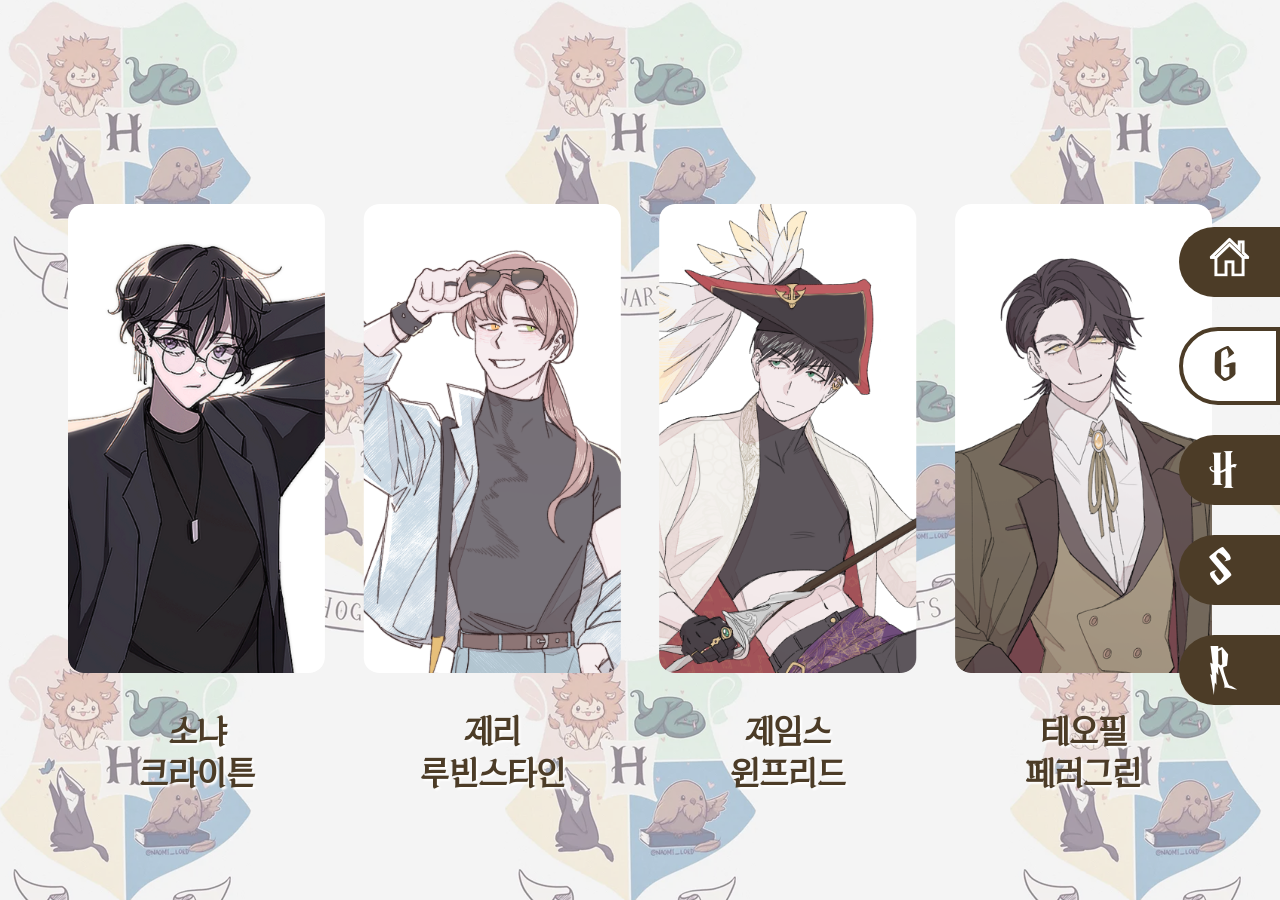
<file: gpage.html>
<!DOCTYPE html>
<html lang="ko">
<head>
    <meta charset="UTF-8">
    <meta http-equiv="X-UA-Compatible" content="IE=edge">
    <meta name="viewport" content="width=device-width, initial-scale=1.0">
    <link rel="stylesheet" href="style.css" />
    <link href="https://fonts.cdnfonts.com/css/american-captain-2" rel="stylesheet">
    <script src="jquery-3.7.1.js"></script>
    <script src="script.js"></script>
    <title>CHU'S HOGWWARTS HOUSE</title>
</head>

<body>
    <div id="gryffindor" class="listpage">
        <ul class="menubox">
            <li>
                <a href="index.html"><img src="img/1/menu_home.png" alt=""></a>
            </li>
            <li class="active">
                <a href="gpage.html">G</a>
            </li>
            <li>
                <a href="hpage.html">H</a>
            </li>
            <li>
                <a href="spage.html">S</a>
            </li>
            <li>
                <a href="rpage.html">R</a>
            </li>
        </ul>
        <div class="listbox">
            <div class="charaterbox">
                <div class="imgbox">
                    <a href="g1.html"><img src="img/G/0/G_1_1.png" alt=""></a>
                </div>
                <p class="namearea">소냐<br>크라이튼</p>
            </div>
            <div class="charaterbox">
                <div class="imgbox">
                    <a href="g2.html"><img src="img/G/0/G_1_2.png" alt=""></a>
                </div>
                <p class="namearea">제리<br>루빈스타인</p>
            </div>
            <div class="charaterbox">
                <div class="imgbox">
                    <a href="g3.html"><img src="img/G/0/G_1_3.png" alt=""></a>
                </div>
                <p class="namearea">제임스<br>윈프리드</p>
            </div>
            <div class="charaterbox">
                <div class="imgbox">
                    <a href="g4.html"><img src="img/G/0/G_1_4.png" alt=""></a>
                </div>
                <p class="namearea">테오필<br>페러그린</p>
            </div>
        </div>
    </div>
</body>
</html>
</file>
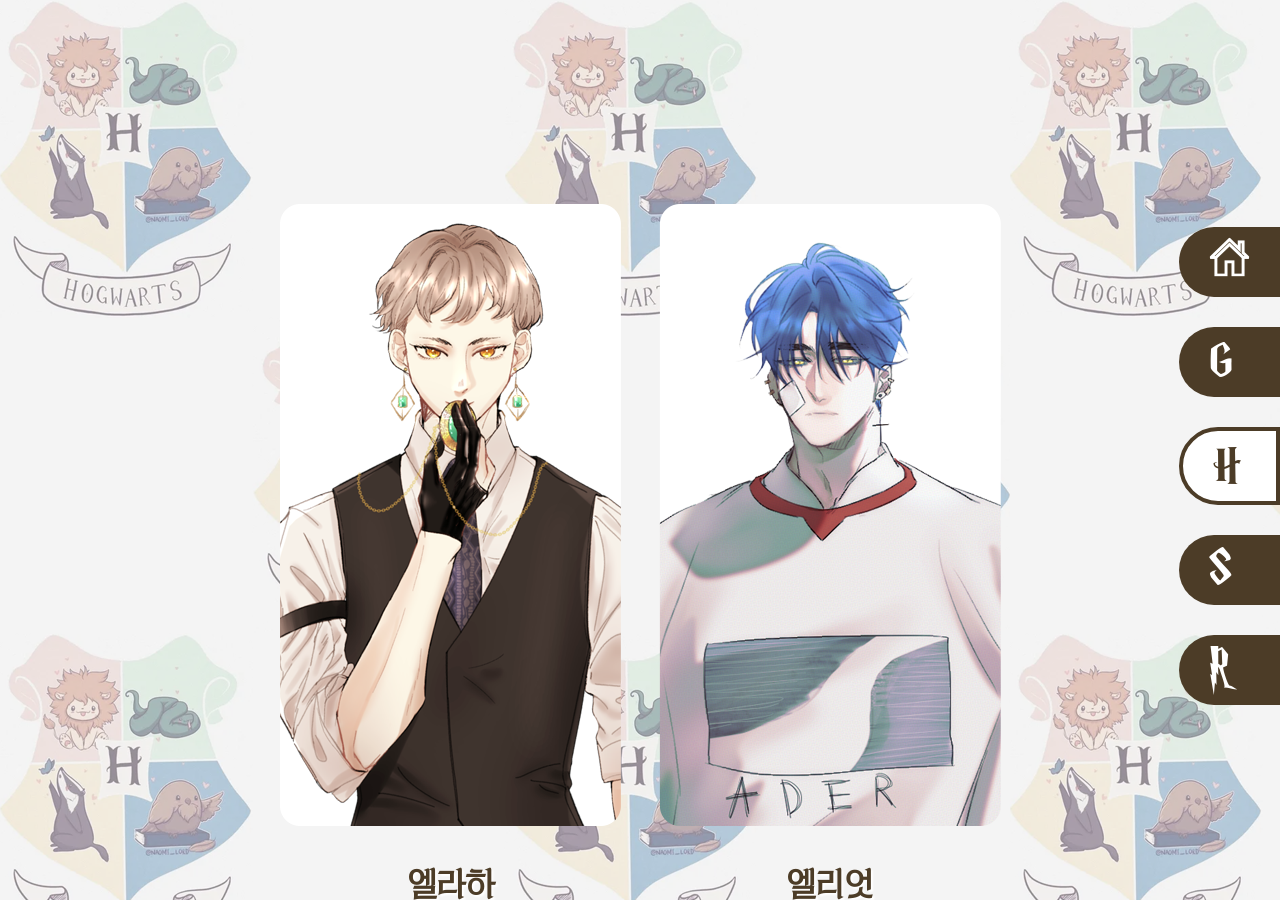
<file: hpage.html>
<!DOCTYPE html>
<html lang="ko">
<head>
    <meta charset="UTF-8">
    <meta http-equiv="X-UA-Compatible" content="IE=edge">
    <meta name="viewport" content="width=device-width, initial-scale=1.0">
    <link rel="stylesheet" href="style.css" />
    <link href="https://fonts.cdnfonts.com/css/american-captain-2" rel="stylesheet">
    <script src="jquery-3.7.1.js"></script>
    <script src="script.js"></script>
    <title>CHU'S HOGWWARTS HOUSE</title>
</head>

<body>
    <div id="hufflepuff" class="listpage">
        <ul class="menubox">
            <li>
                <a href="index.html"><img src="img/1/menu_home.png" alt=""></a>
            </li>
            <li>
                <a href="gpage.html">G</a>
            </li>
            <li class="active">
                <a href="hpage.html">H</a>
            </li>
            <li>
                <a href="spage.html">S</a>
            </li>
            <li>
                <a href="rpage.html">R</a>
            </li>
        </ul>
        <div class="listbox">
            <div class="charaterbox">
                <div class="imgbox">
                    <a href="h1.html"><img src="img/H/0/H_1_1.png" alt=""></a>
                </div>
                <p class="namearea">엘라하<br>스펜서</p>
            </div>
            <div class="charaterbox">
                <div class="imgbox">
                    <a href="h2.html"><img src="img/H/0/H_1_2.png" alt=""></a>
                </div>
                <p class="namearea">엘리엇<br>라이더</p>
            </div>
            <div class="charaterbox" style="display: none;">
                <div class="noimgbox">
                    <img src="img/H/0/00.png" alt="">
                </div>
                <p class="namearea"></p>
            </div>
            <div class="charaterbox" style="display: none;">
                <div class="noimgbox">
                    <img src="img/H/0/00.png" alt="">
                </div>
                <p class="namearea"></p>
            </div>
        </div>
    </div>
</body>
</html>
</file>
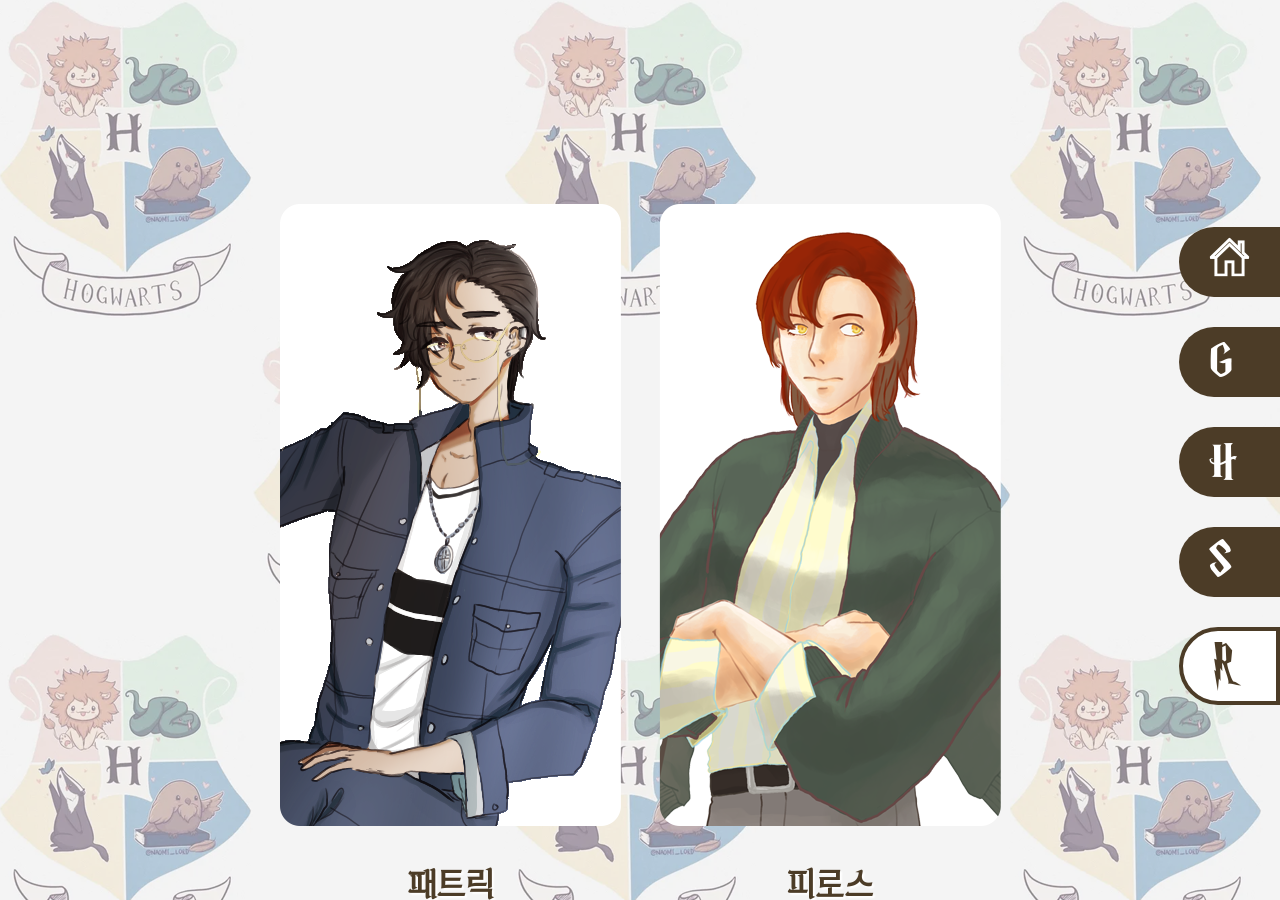
<file: rpage.html>
<!DOCTYPE html>
<html lang="ko">
<head>
    <meta charset="UTF-8">
    <meta http-equiv="X-UA-Compatible" content="IE=edge">
    <meta name="viewport" content="width=device-width, initial-scale=1.0">
    <link rel="stylesheet" href="style.css" />
    <link href="https://fonts.cdnfonts.com/css/american-captain-2" rel="stylesheet">
    <script src="jquery-3.7.1.js"></script>
    <script src="script.js"></script>
    <title>CHU'S HOGWWARTS HOUSE</title>
</head>

<body>
    <div id="ravenclaw" class="listpage">
        <ul class="menubox">
            <li>
                <a href="index.html"><img src="img/1/menu_home.png" alt=""></a>
            </li>
            <li>
                <a href="gpage.html">G</a>
            </li>
            <li>
                <a href="hpage.html">H</a>
            </li>
            <li>
                <a href="spage.html">S</a>
            </li>
            <li class="active">
                <a href="rpage.html">R</a>
            </li>
        </ul>
        <div class="listbox">
            <div class="charaterbox">
                <div class="imgbox">
                    <a href="r1.html"><img src="img/R/0/r_1_1.png" alt=""></a>
                </div>
                <p class="namearea">패트릭<br>칸</p>
            </div>
            <div class="charaterbox">
                <div class="imgbox">
                    <a href="r2.html"><img src="img/R/0/r_1_2.png" alt=""></a>
                </div>
                <p class="namearea">피로스<br>맥클레모어</p>
            </div>
            <div class="charaterbox"style="display: none;">
                <div class="noimgbox">
                    <img src="img/H/0/00.png" alt="">
                </div>
                <p class="namearea"></p>
            </div>
            <div class="charaterbox" style="display: none;">
                <div class="noimgbox">
                    <img src="img/H/0/00.png" alt="">
                </div>
                <p class="namearea"></p>
            </div>
        </div>
    </div>
</body>
</html>
</file>
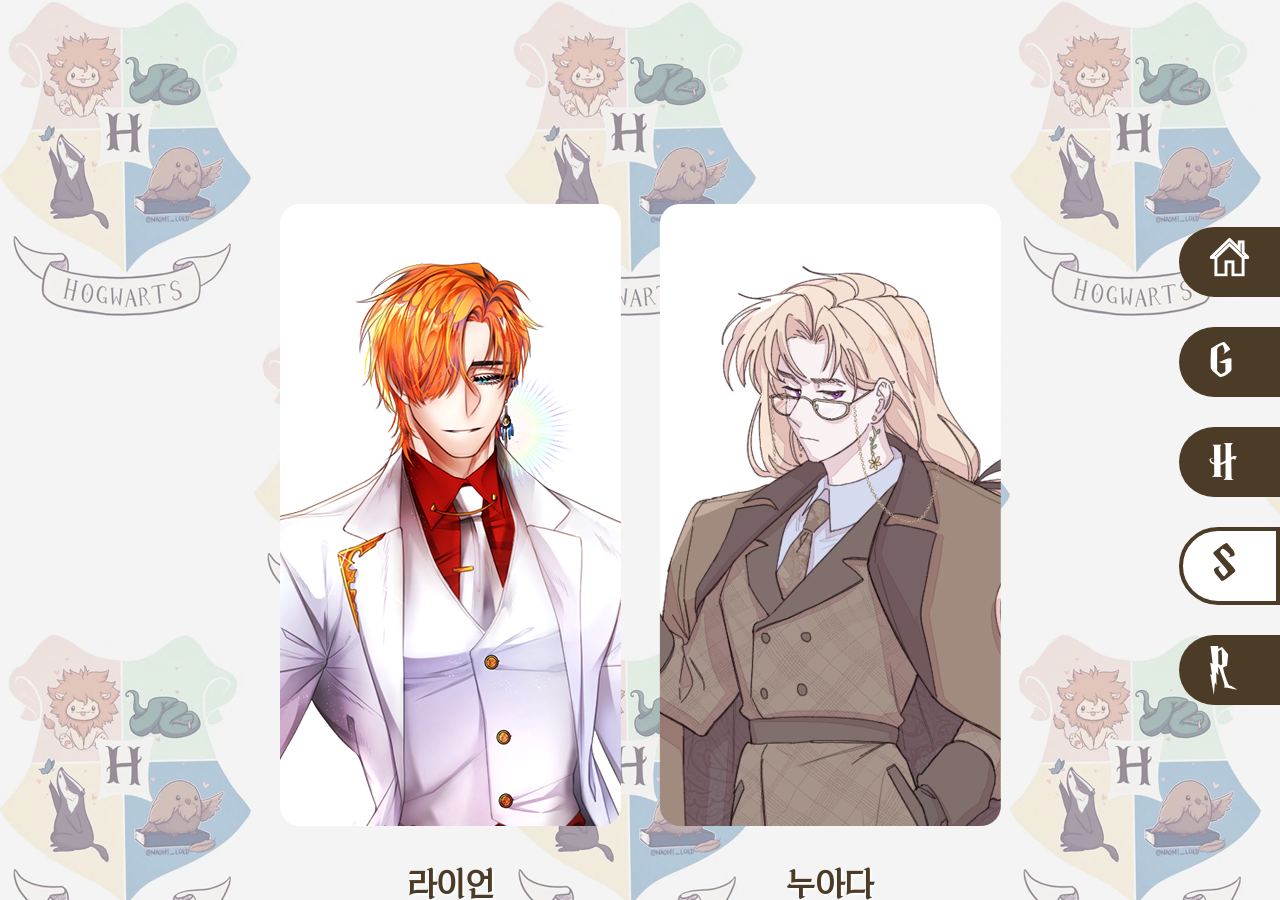
<file: spage.html>
<!DOCTYPE html>
<html lang="ko">
<head>
    <meta charset="UTF-8">
    <meta http-equiv="X-UA-Compatible" content="IE=edge">
    <meta name="viewport" content="width=device-width, initial-scale=1.0">
    <link rel="stylesheet" href="style.css" />
    <link href="https://fonts.cdnfonts.com/css/american-captain-2" rel="stylesheet">
    <script src="jquery-3.7.1.js"></script>
    <script src="script.js"></script>
    <title>CHU'S HOGWWARTS HOUSE</title>
</head>

<body>
    <div id="slytherin" class="listpage">
        <ul class="menubox">
            <li>
                <a href="index.html"><img src="img/1/menu_home.png" alt=""></a>
            </li>
            <li>
                <a href="gpage.html">G</a>
            </li>
            <li>
                <a href="hpage.html">H</a>
            </li>
            <li class="active">
                <a href="spage.html">S</a>
            </li>
            <li>
                <a href="rpage.html">R</a>
            </li>
        </ul>
        <div class="listbox">
            <div class="charaterbox">
                <div class="imgbox">
                    <a href="s1.html"><img src="img/S/0/S_1_1.png" alt=""></a>
                </div>
                <p class="namearea">라이언<br>가드너</p>
            </div>
            <div class="charaterbox">
                <div class="imgbox">
                    <a href="s2.html"><img src="img/S/0/S_1_2.png" alt=""></a>
                </div>
                <p class="namearea">누아다<br>녹턴</p>
            </div>
            <div class="charaterbox" style="display: none;">
                <div class="noimgbox">
                    <img src="img/H/0/00.png" alt="">
                </div>
                <p class="namearea"></p>
            </div>
            <div class="charaterbox" style="display: none;">
                <div class="noimgbox">
                    <img src="img/H/0/00.png" alt="">
                </div>
                <p class="namearea"></p>
            </div>
        </div>
    </div>
</body>
</html>
</file>
<file: style.css>
@charset "utf-8";

@font-face {
  font-family: HARRYP__;
  src: local("HARRYP__"),
  local("HARRRYP__"),
  url(HARRYP__.woff2);
  font-weight: bold;
}

@font-face {
  font-family: ZEN-SERIF;
  src: local("ZEN-SERIF-regular"),
  local("ZEN-SERIF-regular"),
  url(ZEN-SERIF-Regular.woff2);
  font-weight: 400;
}

@font-face {
  font-family: HeirofLight;
  src: local("HeirofLightBold"),
  local("HeirofLightBold"),
  url(HeirofLightBold.woff2);
  font-weight: bold;
}

@font-face {
  font-family: HeirofLight;
  src: local("HeirofLightRegular"),
  local("HeirofLightRegular"),
  url(HeirofLightRegular.woff2);
  font-weight: 400;
}

@font-face {
    font-family: 'GyeonggiMillenniumBackground';
    src: url('https://cdn.jsdelivr.net/gh/projectnoonnu/2410-3@1.0/Batang_Regular.woff') format('woff');
    font-weight: 400;
    font-display: swap;
}

/*전체페이지 설정*/

* {
  box-sizing: border-box;
}

html {
    margin:0;
    border:0;
}
body {
    height:100%;
    margin:0;
    border:0;
    padding:0;
    box-sizing: border-box;
    font-family: 'Times New Roman', Times, serif;
     -ms-overflow-style: none;
}

::-webkit-scrollbar {
  display: none;
}


h3, p{
    margin: 0;
}

/*home 페이지*/

#home{
    background: url(img/1/bg.png) repeat;
    width: 100%;
    height: 100vh;
    overflow-y: hidden;
}

#home .titlearea{
    padding: 70px 0 30px 140px;
    margin: 0;
}

.menubox{
    display: flex;
    flex-direction: column;
    gap: 30px;
    position: absolute;
    top: 50%;
    transform: translate(0, -50%);
    right: 0;
}
.menubox li{
    list-style: none;
    list-style-type: none;
    background: #4c3c27;
    padding: 10px 30px;
    border-radius: 50px 0 0 50px;
}

.menubox li a{
    text-decoration: none;
    color:#fff;
    font-family: 'HARRYP__';
    font-size: 50px;
}

.menubox li.active{
    background: #fff;
    border:4px solid #4c3c27;
}

.menubox li.active a{
    color:#4c3c27;
}

.menubox li a img{
    width: 100%;
    height: auto;
}

#home .allcontbox{
    display: flex;
    height: 65vh;
    gap:30px;
    width: 85%;
    padding-left: 140px;
    
}

#home .allcontbox .contbox{
    /* width: 79%; */
    width: 1200px;
    height: 100%;
}

#home .allcontbox .contbox .titlebox{
    font-size: 27px;
    padding: 6px;
    color:#fff;
    font-family: notosnaskr;
    background: #4c3c27;
    /* width: 100%; */
    width: 1200px;
    height: auto;
    box-sizing: border-box;
}

#home .allcontbox .contbox .realbox{
    display: flex;
    align-items: flex-start;
    gap: 35px;
    width: 1200px;
    justify-content: space-between;
}

#home .allcontbox .contbox .realbox .introbox{
    background: rgba(230,218,210,0.7);
    border:2px solid #4c3c27;
    font-family: notosnaskr;
    font-size:  22px;
    width: 40%;
    margin-top: 25px;
    position: relative;
}
    
#home .allcontbox .contbox .realbox .introbox .namebox{
    padding: 30px 20px;
}

#home .allcontbox .contbox .realbox .introbox p:last-child{
    display: flex;
    justify-content: flex-end;
    gap: 5px;
    padding: 20px 20px 0 0;
}

#home .allcontbox .contbox .realbox .introbox .sdbox{
    position: relative;
    display: flex;
    justify-content: center;
    align-items: flex-end;
    gap: 30px;
    margin-top: 20px;
}

#home .allcontbox .contbox .realbox .introbox .sdbox img{
    position: absolute;
    animation-name: rubberBand;
    animation-iteration-count: infinite;
    
}

#home .allcontbox .contbox .realbox .introbox .sdbox{
    width: 100%;
    height: 100%;
    z-index: 3;
    rotate: 0deg;
    position: absolute !important;
    display: inline-flex;
    pointer-events: none;
}

#home .allcontbox .contbox .realbox .introbox .sdbox .bigsd{
    top: -120px;
    left:-20px;
    animation-duration: 3.5s;
}


#home .allcontbox .contbox .realbox .introbox .sdbox .smallsd{
    left: 190px;
    top: -30px;
    animation-duration: 2.5s;
}


@keyframes rubberBand {

80% {
    -webkit-transform: scaleX(1);
    transform: scaleX(1);
}
86% {
    -webkit-transform: scale3d(1.25, 0.75, 1);
    transform: scale3d(1.15, 0.75, 1);
}
88% {
    -webkit-transform: scale3d(0.75, 1.25, 1);
    transform: scale3d(0.75, 1.25, 1);
}
90% {
    -webkit-transform: scale3d(1.25, 0.85, 1);
    transform: scale3d(1.15, 0.85, 1);
}
93% {
    -webkit-transform: scale3d(0.95, 1.05, 1);
    transform: scale3d(0.95, 1.05, 1);
}
95% {
    -webkit-transform: scale3d(1.05, 0.95, 1);
    transform: scale3d(1.05, 0.95, 1);
}
100% {
    -webkit-transform: scaleX(1);
    transform: scaleX(1);
}

}


#home .allcontbox .contbox .realbox .gallerybox{
    border:2px solid #4c3c27;
    position: relative;
    width: 59%;
    height: auto;
    margin: 25px auto 0;
    overflow: hidden;
}

#home .allcontbox .contbox .realbox .gallerybox::before {
    content: "";
    display: block;
    padding-top: 74%;
}

#home .allcontbox .contbox .realbox .gallerybox .slider {
    position: absolute;
    top: 0;
    left: 0;
    width: 100%;
    height: 100%;
}

#home .allcontbox .contbox .realbox .gallerybox .slider img {
    position: absolute;
    top: 0;
    left: 0;
    width: 100%;
    height: 100%;
    object-fit: cover; 
    opacity: 0;
    transition: opacity 1s ease-in-out;
}

#home .allcontbox .contbox .realbox .gallerybox .slider img.active {
    opacity: 1;
}

#home .bannerbox{
    width: 20%;
    height: 100%;
    background: rgba(230,218,210,0.7);
    border:2px solid #4c3c27;
    display: flex;
    flex-direction: column;
    align-items: center;
    padding-top: 40px;
    gap: 20px;
}

#home .copyright{
    text-align: center;
    font-family: notosanskr;
    font-size: 16px;
    position: relative;
    bottom:-22px;
}

/*반응형*/

@media (max-width: 549px) {
    #home{
        width: 100vw;
        position: relative;
        height: auto;
        box-sizing: border-box;
    }

    #home .titlearea{
        width: 70%;
        height: auto;
        padding: 0;
        margin: 45px 60px;
    }

    #home .titlearea img{
        max-width: 100%;
        height: auto;
        object-fit: cover;
    }

     .menubox{
        z-index: 100;
        transform: none;
        top: 10%;
        gap: 20px;
        flex-direction: row;
        left: 50%;
        transform: translate(-50%, -50%);
        position: absolute;
        right: inherit;
        margin: 0;
        padding: 0;
    }

     .menubox li{
        padding: unset;
        border-radius: 50px;
        width: 45px;
        height: 45px;
        display: flex;
        align-items: center;
        justify-content: center;
    }

    .menubox li.active{
    border:2px solid #4c3c27;
}

     .menubox li a{
        font-size: 18px;
        display: flex;
        align-items: center;
        justify-content: center;
    }

     .menubox li a img{
        width: 5vw;
        height: auto;
    }

    #home .allcontbox{
        flex-direction: column;
        height: 100%;
        width: 100%;
        margin: 30px 0;
        padding: 0;
    }

    #home .allcontbox .contbox{
        width: 100%;
        height: auto;
    }

    #home .allcontbox .contbox .titlebox{
        width: 95vw;
        padding: 15px;
        font-size: 22px;
        margin: 30px auto;
    }

    #home .allcontbox .contbox .realbox{
        flex-direction: column;
        width: 95vw;
        margin: 0 auto;
    }

    #home .allcontbox .contbox .realbox .introbox{
        width: fit-content;
    }

    #home .allcontbox .contbox .realbox .introbox .sdbox .bigsd{
         max-width: 50%;
         display: none;
    }

    #home .allcontbox .contbox .realbox .introbox .sdbox .smallsd{
        max-width: 25%;
        left: 30px;
        top:-100px;
    }

    #home .allcontbox .contbox .realbox .gallerybox{
        width: 99%;
    }
    #home .allcontbox .contbox .realbox .gallerybox::before{
        padding-top: 100%;
    }

    #home .bannerbox{
        width: 95vw;
        margin: 0 auto;
        height: auto;
        padding: 40px 0;
    }

    #home .copyright{
        bottom: 0;
        margin-bottom: 20px;
    }
}


@media (min-width: 550px) and (max-width: 767px){
    #home{
        width: 100vw;
        position: relative;
        height: auto;
        box-sizing: border-box;
    }

    #home .titlearea{
        width: 70%;
        height: auto;
        padding: 0;
        margin: 60px auto;
    }

    #home .titlearea img{
        max-width: 100%;
        height: auto;
        object-fit: cover;
    }

     .menubox{
        z-index: 100;
        transform: none;
        top: 10%;
        gap: 20px;
        flex-direction: row;
        left: 50%;
        transform: translate(-50%, -50%);
        position: absolute;
        right: inherit;
        margin: 0;
        padding: 0;
    }

     .menubox li{
        padding: unset;
        border-radius: 50px;
        width: 45px;
        height: 45px;
        display: flex;
        align-items: center;
        justify-content: center;
    }

   .menubox li.active{
    border:2px solid #4c3c27;
    }

     .menubox li a{
        font-size: 18px;
        display: flex;
        align-items: center;
        justify-content: center;
    }

     .menubox li a img{
        width: 3vw;
        height: auto;
    }

    #home .allcontbox{
        flex-direction: column;
        height: 100%;
        width: 100%;
        margin: 30px 0;
        padding: 0;
    }

    #home .allcontbox .contbox{
        width: 100%;
        height: auto;
    }

    #home .allcontbox .contbox .titlebox{
        width: 95vw;
        padding: 15px;
        font-size: 22px;
        margin: 30px auto;
    }

    #home .allcontbox .contbox .realbox{
        flex-direction: column;
        width: 95vw;
        margin: 0 auto;
    }

    #home .allcontbox .contbox .realbox .introbox{
        width: inherit;
    }

    #home .allcontbox .contbox .realbox .introbox .sdbox .bigsd{
         max-width: 50%;
         display: none;
    }

    #home .allcontbox .contbox .realbox .introbox .sdbox .smallsd{
        max-width: 25%;
        left: 30px;
        top:-100px;
    }

    #home .allcontbox .contbox .realbox .gallerybox{
        width: 99%;
    }
    #home .allcontbox .contbox .realbox .gallerybox::before{
        padding-top: 100%;
    }

    #home .bannerbox{
        width: 95vw;
        margin: 0 auto;
        height: auto;
        padding: 40px 0;
    }

    #home .copyright{
        bottom: 0;
        margin-bottom: 20px;
    }
}

@media (min-width: 768px) and (max-width: 991px) {
    /*태블릿 세로*/
    #home{
        width: 100vw;
        position: relative;
        height: auto;
        box-sizing: border-box;
    }

    #home .titlearea{
        width: 70%;
        height: auto;
        padding: 0;
        margin: 60px auto;
    }

    #home .titlearea img{
        max-width: 100%;
        height: auto;
        object-fit: cover;
    }

     .menubox{
        z-index: 100;
        transform: none;
        top: 10%;
        gap: 20px;
        flex-direction: row;
        left: 50%;
        transform: translate(-50%, -50%);
        position: absolute;
        right: inherit;
        margin: 30px 0;
        padding: 0;
    }

     .menubox li{
        padding: unset;
        border-radius: 50px;
        width: 50px;
        height: 50px;
        display: flex;
        align-items: center;
        justify-content: center;
    }

    .menubox li.active{
    border:2px solid #4c3c27;
    }

     .menubox li a{
        font-size: 22px;
        display: flex;
        align-items: center;
        justify-content: center;
    }

     .menubox li a img{
        width: 3vw;
        height: auto;
    }

    #home .allcontbox{
        flex-direction: column;
        height: 100%;
        width: 100%;
        margin: 30px 0;
        padding: 0;
    }

    #home .allcontbox .contbox{
        width: 100%;
        height: auto;
    }

    #home .allcontbox .contbox .titlebox{
        width: 95vw;
        padding: 15px;
        font-size: 22px;
        margin: 30px auto 0;
    }

    #home .allcontbox .contbox .realbox{
        flex-direction: column;
        width: 95vw;
        margin: 0 auto;
        gap: 0;
    }

    #home .allcontbox .contbox .realbox .introbox{
        width: inherit;
    }

    #home .allcontbox .contbox .realbox .introbox .sdbox .bigsd{
         max-width: 50%;
         display: none;
    }

    #home .allcontbox .contbox .realbox .introbox .sdbox .smallsd{
        max-width: 25%;
        left: 30px;
        top:-100px;
    }

    #home .allcontbox .contbox .realbox .gallerybox{
        width: 99%;
    }
    #home .allcontbox .contbox .realbox .gallerybox::before{
        padding-top: 100%;
    }

    #home .bannerbox{
        width: 95vw;
        margin: 0 auto;
        height: auto;
        padding: 40px 0;
    }

    #home .copyright{
        bottom: 0;
        margin-bottom: 20px;
    }
}

@media (min-width: 992px) and (max-width: 1199px) {
    /*태블릿 가로*/
    #home{
        width: 100vw;
        position: relative;
        height: auto;
        box-sizing: border-box;
    }

    #home .titlearea{
        max-width: max-content;
        width: 55%;
        height: auto;
        padding: 0;
        margin: 60px auto;
    }

    #home .titlearea img{
        max-width: 100%;
        height: auto;
        object-fit: cover;
    }

     .menubox{
        z-index: 100;
        transform: none;
        top: 14%;
        gap: 20px;
        flex-direction: row;
        left: 50%;
        transform: translate(-50%, -50%);
        position: absolute;
        right: inherit;
        margin: 30px 0;
        padding: 0;
    }

     .menubox li{
        padding: unset;
        border-radius: 50px;
        width: 50px;
        height: 50px;
        display: flex;
        align-items: center;
        justify-content: center;
    }

    .menubox li.active{
    border:2px solid #4c3c27;
    }

     .menubox li a{
        font-size: 22px;
        display: flex;
        align-items: center;
        justify-content: center;
    }

     .menubox li a img{
        width: 3vw;
        height: auto;
    }

    #home .allcontbox{
        flex-direction: column;
        height: 100%;
        width: 98vw;
        margin: 30px auto;
        padding: 0;
    }
    #home .allcontbox .contbox .titlebox{
        width: 98vw;
        margin: 0 auto;
        text-align: center
    };

    #home .allcontbox .contbox{
       width: 98vw !important;
       margin: 0 auto;
    }
    
    #home .allcontbox .contbox{
        width: 98vw;
    }

    #home .allcontbox .contbox .realbox{
        width: 98vw;
        margin: 0 auto;
    }

    #home .allcontbox .contbox .realbox .introbox .sdbox .bigsd{
        left: 30px;
        max-width: 50%;
    }

    #home .allcontbox .contbox .realbox .introbox .sdbox .smallsd{
        max-width: 35%;
    }
    
    #home .bannerbox{
        width: 98vw;
        margin: 0 auto;
        height: auto;
        padding: 40px 0;
    }

    #home .copyright{
        bottom: 0;
        margin-bottom: 20px;
    }
}

@media (min-width: 1200px) and (max-width: 1919px) {
    /*데스크탑 일반*/
        /* #home{
        width: 100vw;
        position: relative;
        height: auto;
        box-sizing: border-box;
    }

    #home .titlearea{
        max-width: max-content;
        width: 55%;
        height: auto;
        padding: 0;
        margin: 60px auto;
    }

    #home .titlearea img{
        max-width: 100%;
        height: auto;
        object-fit: cover;
    }

     .menubox{
        z-index: 100;
        transform: none;
        top: 14%;
        gap: 20px;
        flex-direction: row;
        left: 50%;
        transform: translate(-50%, -50%);
        position: absolute;
        right: inherit;
        margin: 30px 0;
        padding: 0;
    }

     .menubox li{
        padding: unset;
        border-radius: 50px;
        width: 50px;
        height: 50px;
        display: flex;
        align-items: center;
        justify-content: center;
    }

    .menubox li.active{
    border:2px solid #4c3c27;
    }

     .menubox li a{
        font-size: 22px;
        display: flex;
        align-items: center;
        justify-content: center;
    }

     .menubox li a img{
        width: 3vw;
        height: auto;
    }

    #home .allcontbox{
        flex-direction: column;
        height: 100%;
        width: 98vw;
        margin: 30px auto;
        padding: 0;
    }
    #home .allcontbox .contbox .titlebox{
        width: 98vw;
        margin: 0 auto;
        text-align: center
    };

    #home .allcontbox .contbox{
       width: 98vw !important;
       margin: 0 auto;
    }

    #home .allcontbox .contbox .realbox{
        width: 98vw;
        margin: 0 auto;
    }

    #home .allcontbox .contbox .realbox .introbox .sdbox .bigsd{
        left: 30px;
        max-width: 50%;
    }

    #home .allcontbox .contbox .realbox .introbox .sdbox .smallsd{
        max-width: 35%;
    }
    
    #home .bannerbox{
        width: 98vw;
        margin: 0 auto;
        height: auto;
        padding: 40px 0;
    }

    #home .copyright{
        bottom: 0;
        margin-bottom: 20px;
    } */
}


/*리스트 페이지*/

.listpage{
    background: url(img/1/bg.png) repeat;
    width: 100%;
    height: 100vh;
    overflow-y: hidden;
}



.listpage .listbox{
    display: flex;
    width: 80vw;
    height: auto;
    gap: 30px;
    padding: 100px 0 30px;
    margin: 0 auto;
    justify-content: center;
}


.listpage .listbox .charaterbox .imgbox img {
  border: 4px solid transparent;
  border-radius: 20px;
  box-sizing: border-box;
  transition: border-color 0.3s ease;
}

.listpage .listbox .charaterbox .imgbox img:hover {
  border-color: #4c3c27;
}


.listpage .listbox .charaterbox .namearea{
    font-family: ZEN-SERIF;
    text-align: center;
    font-size: 32px;
    font-weight: 600;
    margin-top: 30px;
    text-shadow: #fff 2px 2px 2px;
    color: #4c3c27;
}

/*반응형*/

@media (max-width: 549px) {

    .listpage{
        height: auto;
        overflow-y: unset;
    }

    .listpage .listbox{
        display: grid;
        grid-template-columns: repeat(1, 4fr);
        justify-items: center;
        padding-top: 130px;
        width: fit-content;
    }

    .listpage .listbox .charaterbox .noimgbox{
        display: none;
    }
}

@media (min-width: 550px) and (max-width: 767px){

    .listpage{
        height: auto;
        overflow-y: unset;
    }

    .listpage .listbox{
        display: grid;
        grid-template-columns: repeat(1, 4fr);
        justify-items: center;
        padding-top: 130px;
    }

    .listpage .listbox .charaterbox .noimgbox{
        display: none;
    }
}

@media (min-width: 768px) and (max-width: 991px) {
    /*태블릿 세로*/

    .listpage{
        height: auto;
        overflow-y: unset;
    }

    .listpage .listbox{
        display: grid;
        grid-template-columns: repeat(2, 2fr);
        justify-items: center;
        padding-top: 150px;
    }

    .listpage .listbox .charaterbox .noimgbox{
        display: none;
    }
}

@media (min-width: 992px) and (max-width: 1199px) {
    /*태블릿 가로*/

    .listpage{
        height: auto;
        overflow-y: unset;
    }

    .listpage .listbox{
        display: grid;
        grid-template-columns: repeat(2, 2fr);
        justify-items: center;
        padding-top: 200px;
    }

    .listpage .listbox .charaterbox .noimgbox{
        display: none;
    }
}

@media (min-width: 1200px) and (max-width: 1919px) {
    /*데스크탑 일반*/

    .listpage{
        height: 100vh;
        overflow-y: scroll;
    }

    .listpage .listbox{
        display:flex;
        justify-content: center;
        justify-items: center;
        padding-top: 200px;
        width: 90vw;
    }


    .listpage .listbox .charaterbox .noimgbox img{
        max-width: 100%;
    }

    .listpage .listbox .charaterbox .imgbox img{
        max-width: 100%;
    }
}

/*디테일 페이지*/

.detailpage{
    background: #f4f4f4;
    width: 100%;
    height: auto;
    padding-bottom: 50px;
}

.detailpage .charaname{
    font-family: HeirofLight;
    font-weight: 800;
    font-size: 50px;
    padding:90px 0 80px 145px;
}

.detailpage .charaname br{
    display: none;
}

.detailpage .charapics{
    display: flex;
    width: 95vw;
    margin: 0 auto;
    gap: 10px;
    justify-content: center;
    
}

.detailpage .charapics .pics img{
    border:#4c3c27 2px solid;
    border-radius: 20px;
}

.detailpage .jjincont{
    display: flex;
    width: 85vw;
    margin: 150px auto 0;
    gap:30px;
    padding-bottom:50px;
    justify-content: space-between;
}

.detailpage .jjincont .txtcont{
    text-align: center;
    width: 50%;
}

.detailpage .jjincont .txtcont .slogun{
    font-size: 35px;
    font-family: 'GyeonggiMillenniumBackground';
    padding: 20px 0 30px;
}

.detailpage .jjincont .txtcont .comment{
    font-family: ZEN-SERIF;
    font-size: 40px;
    font-weight: 600;
    margin-bottom: 60px;
}

.detailpage .jjincont .txtcont .txtippai{
    font-size: 25px;
    font-family: notosnaskr;
    height: 200vh;
    overflow-y: scroll;
    -ms-overflow-style: none;
}

.detailpage .jjincont .txtcont .txtippaix::-webkit-scrollbar{
  display:none;
}

.detailpage .jjincont .txtcont .txtippai p{
    margin-bottom: 30px;
}

.detailpage .jjincont .txtcont .txtippai p.personality,
.detailpage .jjincont .txtcont .txtippai p.others{
    text-align: justify;
}

.detailpage .jjincont .txtcont .txtippai p.personality span,
.detailpage .jjincont .txtcont .txtippai p.others span{
    text-align: center;
    display: block;
    width: 100%;
}

.detailpage .jjincont .txtcont .txtippai p span{
    font-weight: bold;
}

.detailpage .jjincont .txtcont .txtippai p span.red{
    color:#fff;
    background: rgb(238, 49, 49);
    padding: 1px 2px;
}

.detailpage .jjincont .txtcont .txtippai p span.blue{
    color:#fff;
    background: rgb(51, 98, 252);
    padding: 1px 2px;
}

.detailpage .jjincont .txtcont .txtippai p span.green{
    color:#fff;
    background: rgb(75, 158, 8);
    padding: 1px 2px;
}

.detailpage .jjincont .txtcont .txtippai p span.yellow{
    color:#fff;
    background: rgb(241, 187, 7);
    padding: 1px 2px;
}

.detailpage .listbogi{
    font-family: notosnaskr;
    text-align: center;
    font-size: 20px;
    border: 2px solid #4c3c27;
    padding: 5px 8px;
    width: fit-content;
    margin: 0 auto;
}

.detailpage .listbogi a{
    color:#4c3c27;
    text-decoration: none;
    font-weight: 500;
}

/*반응형*/

@media (max-width: 549px) {
    .detailpage .jjincont .txtcont .slogun{
        font-size: 20px;
    }       

    .detailpage .jjincont .txtcont .comment{
        font-size: 28px;
    }

    .detailpage .charaname{
        padding:120px 0 50px;
        margin: 0 auto;
        font-size: 35px;
        text-align: center;
    }

    .detailpage .charaname br{
        display: block;
    }

    .detailpage .charapics{
        overflow-x: scroll;
        width: 95vw;
        justify-content: normal
    }

    .detailpage .charapics .nopic{
        display: none;
    }

    .detailpage .jjincont{
        width: 85vw;
        flex-direction: column-reverse;
    }
    
    .detailpage .jjincont .txtcont{
        width: 100%;
    }

    .detailpage .jjincont .txtcont .txtippai{
        height: auto;
    }

    .detailpage .jjincont .imgcont img{
        max-width: 100%;
        height: auto;
    }


}

@media (min-width: 550px) and (max-width: 767px){

    .detailpage .jjincont .txtcont .slogun{
        font-size: 20px;
    }       

     .detailpage .jjincont .txtcont .comment{
        font-size: 28px;
    }

        .detailpage .charaname{
        padding:120px 0 50px;
        margin: 0 auto;
        font-size: 35px;
        text-align: center;
    }

    .detailpage .charaname br{
        display: block;
    }

    .detailpage .charapics{
        overflow-x: scroll;
        width: 95vw;
        justify-content: normal
    }

    .detailpage .charapics .nopic{
        display: none;
    }
    
    .detailpage .jjincont{
        width: 85vw;
        flex-direction: column-reverse;
    }
    
    .detailpage .jjincont .txtcont{
        width: 100%;
    }

    .detailpage .jjincont .txtcont .txtippai{
        height: auto;
    }

    .detailpage .jjincont .imgcont img{
        max-width: 100%;
        height: auto;
        font-size: 18px;
        line-height: 24px;
    }

}

@media (min-width: 768px) and (max-width: 991px) {
    /*태블릿 세로*/
        .detailpage .charaname{
        padding:180px 0 50px;
        margin: 0 auto;
        font-size: 35px;
        text-align: center;
    }

    .detailpage .charaname br{
        display: block;
    }

    .detailpage .charapics{
        overflow-x: scroll;
        width: 95vw;
        justify-content: normal
    }

    .detailpage .charapics .nopic{
        display: none;
    }
    
    .detailpage .jjincont{
        width: 90vw;
        flex-direction: column-reverse;
    }
    
    .detailpage .jjincont .txtcont{
        width: 100%;
    }

    .detailpage .jjincont .txtcont .txtippai{
        height: auto;
    }

    .detailpage .jjincont .imgcont{
        display: flex;
        justify-content: center;
    }

    .detailpage .jjincont .imgcont img{
        max-width: 100%;
        height: auto;
    }

}

@media (min-width: 992px) and (max-width: 1199px) {
    /*태블릿 가로*/
    .detailpage .charaname{
        padding:210px 0 50px;
        margin: 0 auto;
        font-size: 35px;
        text-align: center;
    }

    .detailpage .charaname br{
        display: block;
    }

    .detailpage .charapics{
        overflow-x: scroll;
        width: 95vw;
        justify-content: normal
    }

    .detailpage .charapics .nopic{
        display: none;
    }
    
    .detailpage .jjincont{
        width: 90vw;
        flex-direction: column-reverse;
    }
    
    .detailpage .jjincont .txtcont{
        width: 100%;
    }

    .detailpage .jjincont .txtcont .txtippai{
        height: auto;
    }

    .detailpage .jjincont .imgcont{
        display: flex;
        justify-content: center;
    }

    .detailpage .jjincont .imgcont img{
        max-width: 100%;
        height: auto;
    }
}

@media (min-width: 1200px) and (max-width: 1919px) {
    /*데스크탑 일반*/

        .detailpage .charaname{
        padding:210px 0 50px;
        margin: 0 auto;
        font-size: 35px;
        text-align: center;
    }

    .detailpage .charaname br{
        display: block;
    }

    .detailpage .charapics{
        overflow-x: scroll;
        width: 95vw;
        margin: 0 auto;
    }

    .detailpage .charapics .nopic{
        display: none;
    }
    
    .detailpage .jjincont{
        width: 80vw;
        /* flex-direction: column-reverse; */
    }
    
    .detailpage .jjincont .txtcont{
        width: 50%;
    }

    .detailpage .jjincont .txtcont .txtippai{
        height: auto;
        height: 200vh;
         overflow-y: scroll;
        -ms-overflow-style: none;
    }


    .detailpage .jjincont .imgcont{
        display: flex;
        justify-content: center;
    }

    .detailpage .jjincont .imgcont img{
        max-width: 100%;
        height: auto;
        object-fit: contain;
    }
}
</file>
